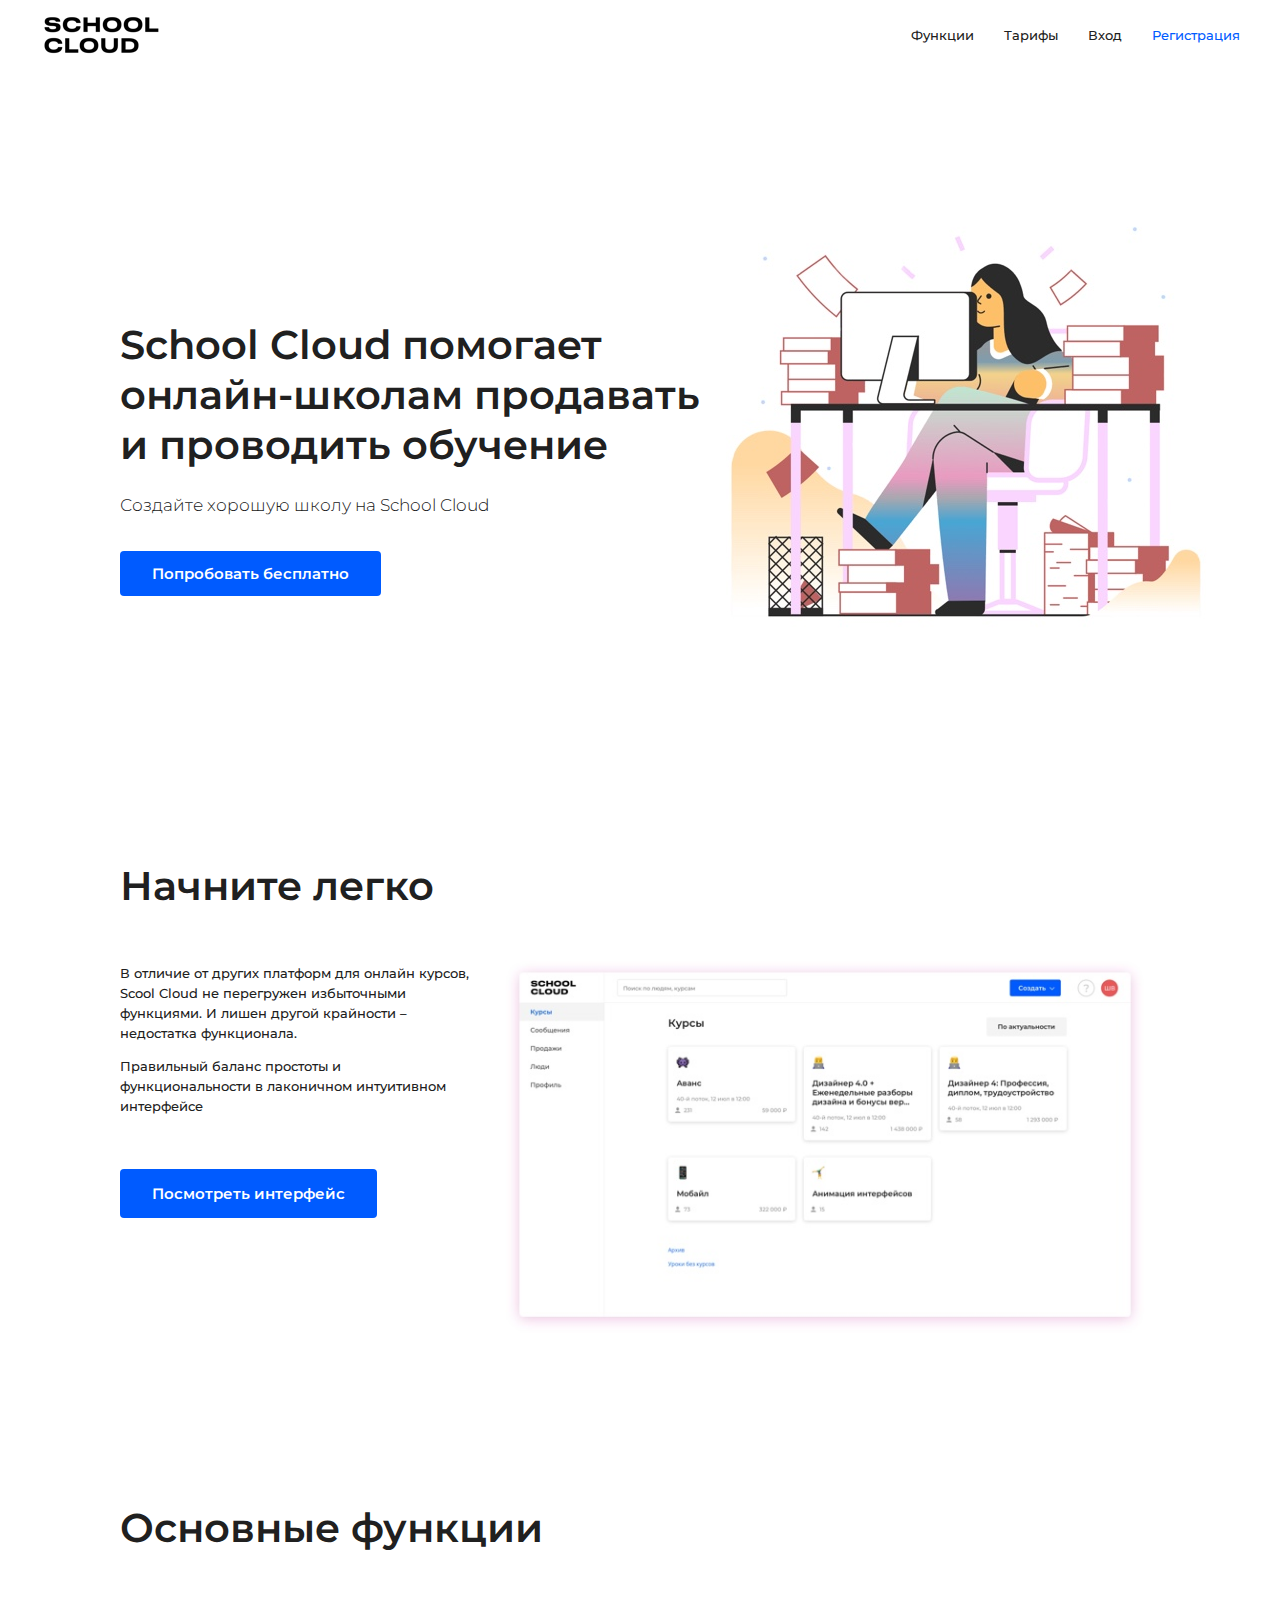
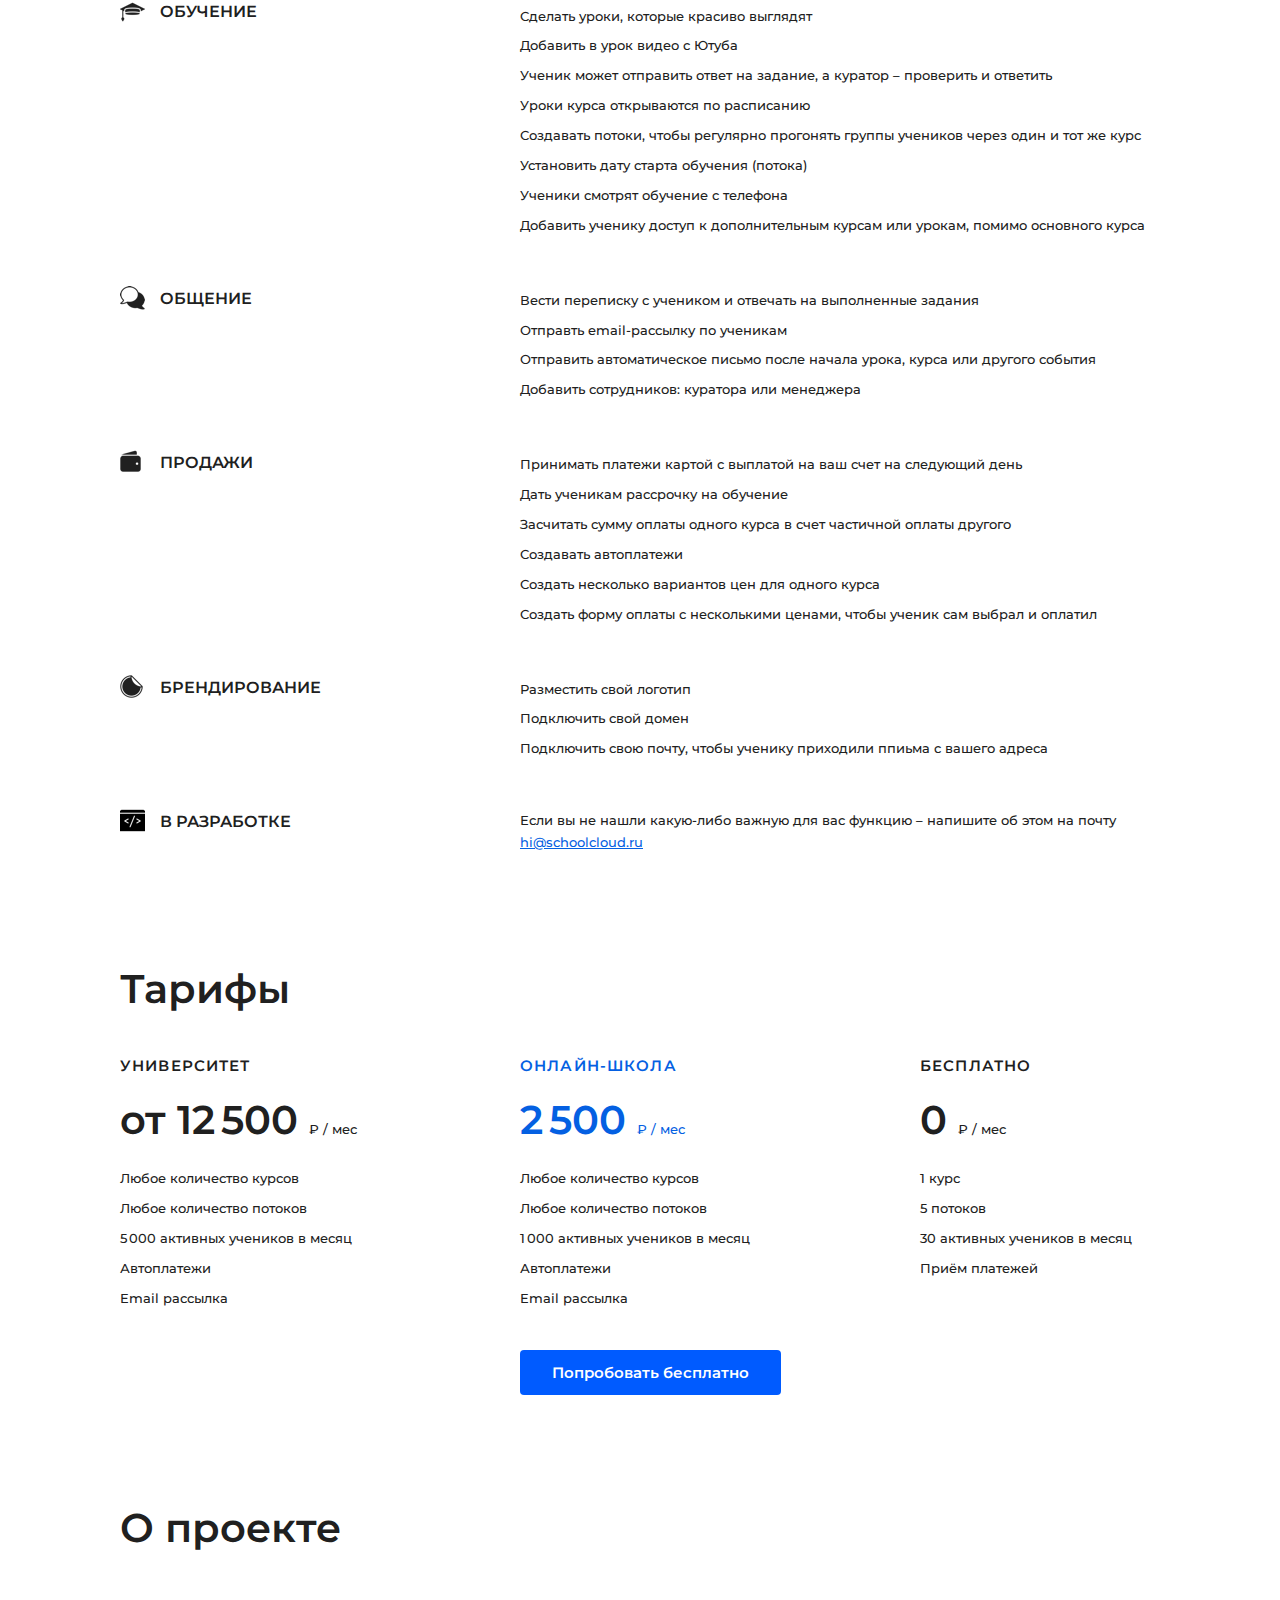
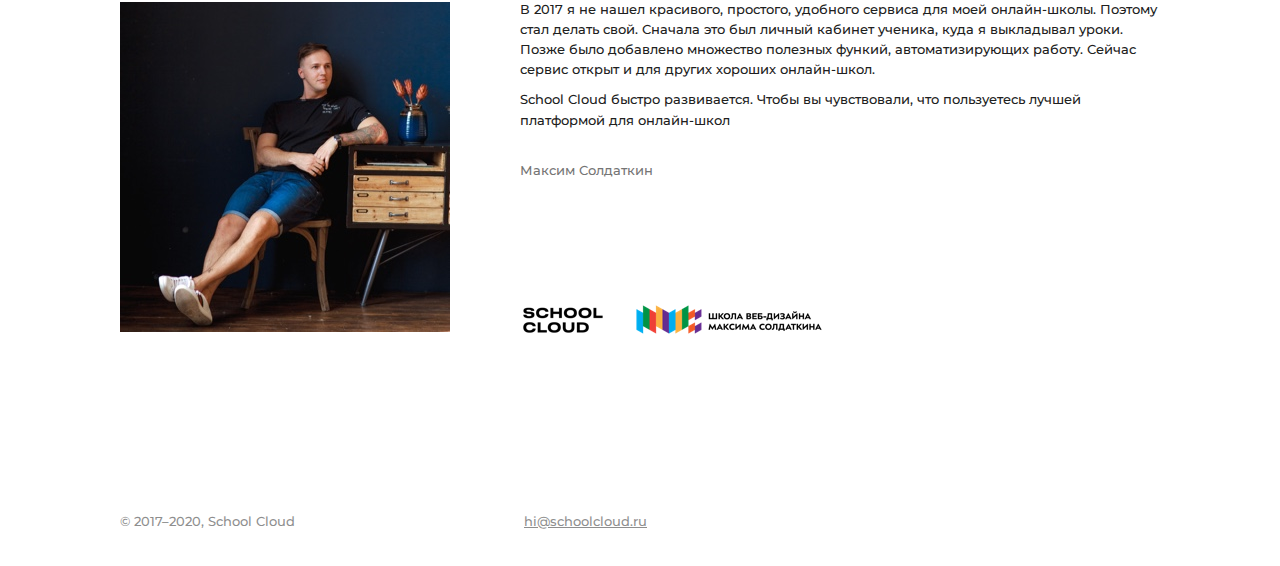
<file: index.html>
﻿<!DOCTYPE html>
<html>
<head>
    <meta charset="UTF-8">
    <meta name="viewport" content="width=device-width, initial-scale=1, maximum-scale=1">
    <title>Gulp</title>
    <meta name="description" content="">
    <meta name="keywords" content="">


    <link media="all" rel="stylesheet" type="text/css" href="css/styles-min.css" />

    <link rel="icon" type="image/png" href="img/fav.png" sizes="32x32">
</head>
<body>

<div class="top" id="top">
    <div class="box">
        <img src="img/logo_2.png" srcset="img/logo_2@2x.png 2x, img/logo_2@3x.png 3x"class="logo">
        <ul class="menu">
            <li class="hm"><a href="#func">Функции</a></li>
            <li class="hm"><a href="#tarif">Тарифы</a></li>
            <li><a href="">Вход</a></li>
            <li><a href="reg.html" class="reg">Регистрация</a></li>
        </ul>
    </div>
</div>
<div class="hdr">
    <div class="box">
        <img src="img/marginalia-productive-work.jpg" srcset="img/marginalia-productive-work@2x.jpg 2x, img/marginalia-productive-work@3x.jpg 3x" class="work">
        <div class="ttl">School Cloud помогает онлайн-школам продавать и проводить обучение</div>
        <div class="sttl">Создайте хорошую школу на School Cloud</div>
        <a href="reg.html" class="btn">Попробовать бесплатно</a>
    </div>
</div>
<div class="lite">
    <div class="box">
        <div class="ttl">Начните легко</div>
        <img src="img/4.jpg" srcset="img/4@2x.jpg 2x, img/4@3x.jpg 3x" class="">
        <div class="lft">
            <p>В отличие от других платформ для онлайн курсов, Scool Cloud не перегружен избыточными функциями. И лишен другой крайности – недостатка функционала. </p><p>Правильный баланс простоты и функциональности в лаконичном интуитивном интерфейсе</p>
            <a href="reg.html" class="btn">Посмотреть интерфейс</a>
        </div>
    </div>
</div>
<div class="func" id="func">
    <div class="box">
        <div class="ttl">Основные функции</div>
        
        <div class="itm itm1">
            <div class="lft">
                <img src="img/icons-8-graduation-cap-100-4.png" srcset="img/icons-8-graduation-cap-100-4@2x.png 2x, img/icons-8-graduation-cap-100-4@3x.png 3x" > 
                Обучение
            </div>
            <div class="rht">
                <p>Сделать уроки, которые красиво выглядят</p>
                <p>Добавить в урок видео с Ютуба</p>
                <p>Ученик может отправить ответ на задание, а куратор – проверить и ответить</p>
                <p>Уроки курса открываются по расписанию</p>
                <p>Создавать потоки, чтобы регулярно прогонять группы учеников через один и тот же курс</p>
                <p>Установить дату старта обучения (потока)</p>
                <p>Ученики смотрят обучение с телефона</p>
                <p>Добавить ученику доступ к дополнительным курсам или урокам, помимо основного курса</p>
            </div>
        </div>
        <div class="itm">
            <div class="lft">
                <img src="img/icons-8-chat-100-2.png" srcset="img/icons-8-chat-100-2@2x.png 2x, img/icons-8-chat-100-2@3x.png 3x" > 
                Общение
            </div>
            <div class="rht">
                <p>Вести переписку с учеником и отвечать на выполненные задания</p>
                <p>Отправть email-рассылку по ученикам</p>
                <p>Отправить автоматическое письмо после начала урока, курса или другого события</p>
                <p>Добавить сотрудников: куратора или менеджера</p>
            </div>
        </div>
        <div class="itm">
            <div class="lft">
                <img src="img/icons-8-wallet-100-3.png" srcset="img/icons-8-wallet-100-3@2x.png 2x, img/icons-8-wallet-100-3@3x.png 3x" class="wallet">
                Продажи
            </div>
            <div class="rht">
                <p>Принимать платежи картой с выплатой на ваш счет на следующий день</p>
                <p>Дать ученикам рассрочку на обучение</p>
                <p>Засчитать сумму оплаты одного курса в счет частичной оплаты другого</p>
                <p>Создавать автоплатежи</p>
                <p>Создать несколько вариантов цен для одного курса</p>
                <p>Создать форму оплаты с несколькими ценами, чтобы ученик сам выбрал и оплатил</p>
            </div>
        </div>
        <div class="itm">
            <div class="lft">
                <img src="img/icons-8-sticker-100.png" srcset="img/icons-8-sticker-100@2x.png 2x, img/icons-8-sticker-100@3x.png 3x" class="sticker">
                Брендирование
            </div>
            <div class="rht">
                <p>Разместить свой логотип</p>
                <p>Подключить свой домен</p>
                <p>Подключить свою почту, чтобы ученику приходили ппиьма с вашего адреса</p>
            </div>
        </div>
        <div class="itm itm5">
            <div class="lft">
                <img src="img/icons-8-code-100-2.png" srcset="img/icons-8-code-100-2@2x.png 2x, img/icons-8-code-100-2@3x.png 3x" >
                В разработке
            </div>
            <div class="rht">
                <p>Если вы не нашли какую-либо важную для вас функцию – напишите об этом на почту <a href="mailto:hi@schoolcloud.ru">hi@schoolcloud.ru</a></p>
            </div>
        </div>
    </div>
</div>
<div class="tarif" id="tarif">
    <div class="box">
        <div class="ttl">Тарифы</div>
        <div class="col">
            <div class="name">Университет</div>
            <div class="price">от 12 500 <span>₽ / мес</span></div>
            <p>Любое количество курсов</p>
            <p>Любое количество потоков</p>
            <p>5 000 активных учеников в месяц</p>
            <p>Автоплатежи</p>
            <p>Email рассылка</p>
        </div>
        <div class="col">
            <div class="name blue">Онлайн-школа</div>
            <div class="price blue">2 500 <span>₽ / мес</span></div>
            <p>Любое количество курсов</p>
            <p>Любое количество потоков</p>
            <p>1 000 активных учеников в месяц</p>
            <p>Автоплатежи</p>
            <p>Email рассылка</p>
        </div>
        <div class="col col3">
            <div class="name">Бесплатно</div>
            <div class="price">0 <span>₽ / мес</span></div>
            <p>1 курс</p>
            <p>5 потоков</p>
            <p>30 активных учеников в месяц</p>
            <p>Приём платежей</p>
        </div>
        <div class="clr"></div>
        <center><a href="reg.html" class="btn">Попробовать бесплатно</a></center>
    </div>
</div>
<div class="about">
    <div class="box">
        <div class="ttl">О проекте</div>
        <img src="img/dbcfd-0-cb-e-46-e-4-d-71-b-6-b-8-94-aa-63-f-88935-1-105-c.jpg" srcset="img/dbcfd-0-cb-e-46-e-4-d-71-b-6-b-8-94-aa-63-f-88935-1-105-c@2x.jpg 2x, img/dbcfd-0-cb-e-46-e-4-d-71-b-6-b-8-94-aa-63-f-88935-1-105-c@3x.jpg 3x" class="max">
        <div class="txt">
            <p>В 2017 я не нашел красивого, простого, удобного сервиса для моей онлайн-школы. Поэтому стал делать свой. Сначала это был личный кабинет ученика, куда я выкладывал уроки. Позже было добавлено множество полезных функий, автоматизирующих работу. Сейчас сервис открыт и для других хороших онлайн-школ.</p>
            <p>School Cloud быстро развивается. Чтобы вы чувствовали, что пользуетесь лучшей платформой для онлайн-школ</p>
            <p></p>
            <p></p>
            <p class="grey">Максим Солдаткин</p>
            <img src="img/logo.png" srcset="img/logo@2x.png 2x, img/logo@3x.png 3x" class="Logo">
            <img src="img/asset-4-3-x.png" srcset="img/asset-4-3-x@2x.png 2x, img/asset-4-3-x@3x.png 3x" class="Asset">
        </div>
    </div>
</div>
<div class="ftr">
    <div class="box">
        © 2017–2020, School Cloud <a href="mailto:hi@schoolcloud.ru">hi@schoolcloud.ru</a>
    </div>
</div>
<script src="js/smooth-scroll.js"></script>
<script>
    var scroll = new SmoothScroll('a[href*="#"]', {
    ignore: '[data-scroll-ignore]', // Selector for links to ignore (must be a valid CSS selector)
    header: '#top', // Selector for fixed headers (must be a valid CSS selector)
});
</script>
</body>
</html>
</file>
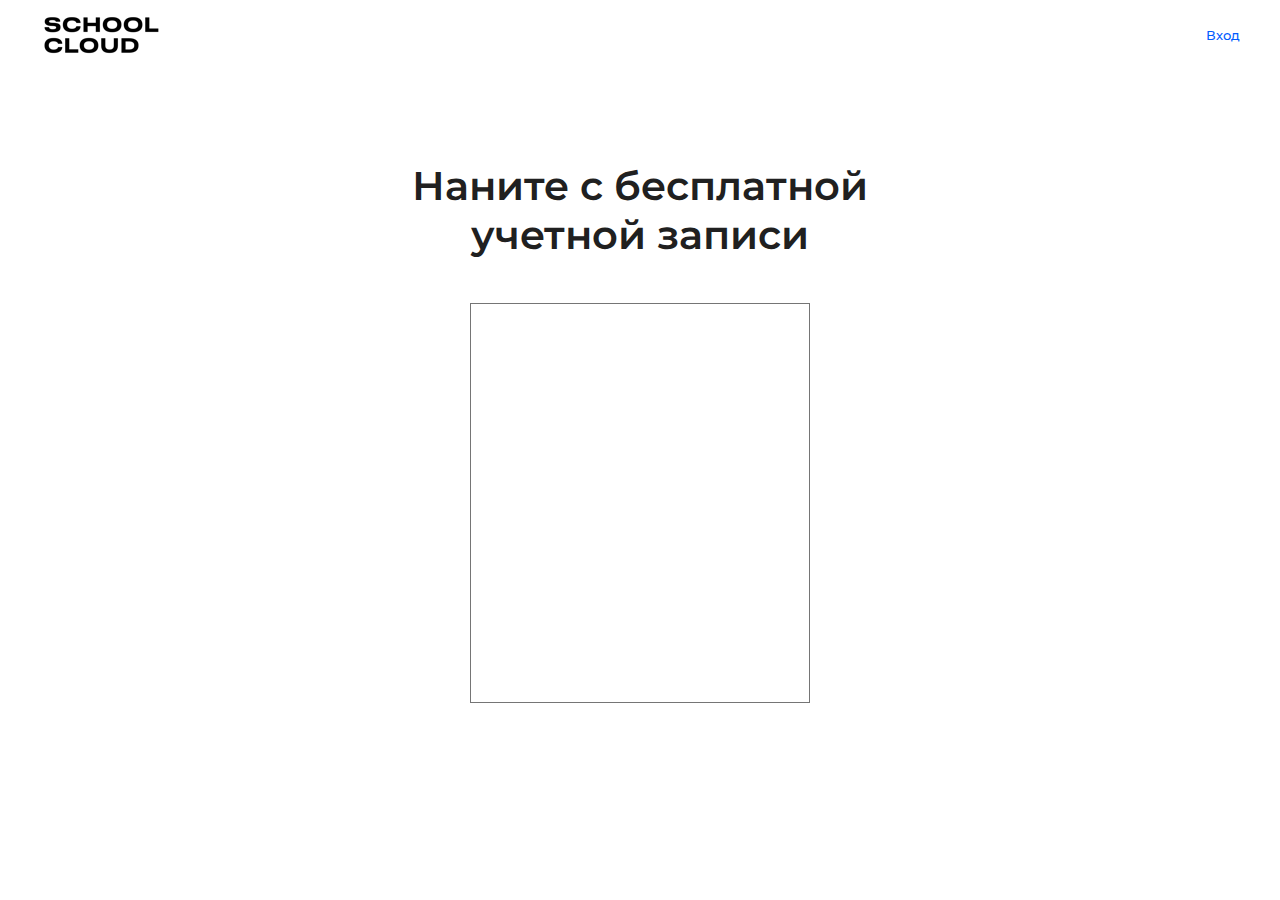
<file: reg.html>
<!DOCTYPE html>
<html>
<head>
    <meta charset="UTF-8">
    <meta name="viewport" content="width=device-width, initial-scale=1, maximum-scale=1">
    <title>Gulp</title>
    <meta name="description" content="">
    <meta name="keywords" content="">


    <link media="all" rel="stylesheet" type="text/css" href="css/styles-min.css" />

    <link rel="icon" type="image/png" href="img/fav.png" sizes="32x32">
</head>
<body>

<div class="top">
    <div class="box">
        <img src="img/logo_2.png" srcset="img/logo_2@2x.png 2x, img/logo_2@3x.png 3x"class="logo">
        <ul class="menu">
            <li><a href="" class="reg">Вход</a></li>
        </ul>
    </div>
</div>
<div class="begin">Наните с бесплатной учетной записи</div>
<form action="" class="form"></form>
</body>
</html>
</file>
<file: css/styles-min.css>
@import url("https://fonts.googleapis.com/css?family=Montserrat:300,400,500,600&display=swap&subset=cyrillic,cyrillic-ext");
* {
  box-sizing: border-box; }

body {
  margin: 0;
  width: 100%;
  font-family: 'Montserrat', sans-serif;
  font-size: 16px;
  font-weight: 500;
  line-height: inherit;
  color: #202020; }

.box {
  width: 1040px;
  margin: 0 auto; }

.clr {
  clear: both; }

a.btn {
  border-radius: 4px;
  background-color: #005bff;
  text-decoration: none;
  padding: 13px 32px;
  color: #fff;
  font-size: 15px;
  font-weight: 600; }

.blue {
  color: #0460e2; }

.top {
  position: fixed;
  top: 0;
  left: 0;
  width: 100%;
  height: 70px;
  z-index: 9;
  background: #fff; }
  .top .box {
    width: 1440px;
    margin: 0 auto;
    padding: 12px 40px; }
  .top .logo {
    float: left;
    width: 123px; }
  .top .menu {
    margin: 13px 0 0;
    padding: 0;
    list-style: none;
    display: inline-block;
    float: right; }
    .top .menu li {
      margin: 0;
      padding: 0;
      display: inline-block; }
      .top .menu li a {
        padding: 0 13px;
        font-size: 13px;
        color: #202020;
        text-decoration: none; }
      .top .menu li a.reg {
        color: #005bff; }
    .top .menu li:last-child a {
      padding-right: 0; }

.hdr {
  height: 641px;
  position: relative;
  margin-top: 70px;
  margin-bottom: 150px; }
  .hdr .box {
    position: relative;
    height: 100%; }
  .hdr img.work {
    position: absolute;
    display: block;
    width: 544px;
    height: 532px;
    top: 109px;
    right: -78px;
    z-index: -1; }
  .hdr .ttl {
    width: 610px;
    padding-top: 250px;
    font-size: 40px;
    font-weight: 600;
    line-height: 1.25; }
  .hdr .sttl {
    padding: 22px 0 46px;
    font-size: 17px;
    font-weight: 300;
    line-height: 1.53; }

.lite {
  overflow: hidden;
  margin-bottom: 170px; }
  .lite .ttl {
    font-size: 40px;
    font-weight: 600; }
  .lite .lft {
    width: 351px;
    float: left;
    margin-top: 40px;
    font-size: 13px;
    line-height: 1.54; }
    .lite .lft a {
      display: inline-block;
      margin-top: 40px; }
  .lite img {
    width: 640px;
    position: relative;
    float: right;
    right: 15px;
    margin-top: 50px; }

.func .ttl {
  font-size: 40px;
  font-weight: 600; }

.func a.pos {
  display: inline-block;
  position: relative;
  padding-left: 40px;
  margin-top: 46px;
  font-size: 15px;
  color: #0460e2; }
  .func a.pos img {
    position: absolute;
    top: 0;
    left: 0;
    width: 25px; }

.func .itm {
  overflow: hidden;
  margin: 45px 0 35px; }
  .func .itm .lft {
    position: relative;
    width: 400px;
    float: left;
    padding-top: 3px;
    padding-left: 40px;
    font-weight: 600;
    text-transform: uppercase; }
    .func .itm .lft img {
      position: absolute;
      top: 0;
      left: 0;
      width: 25px; }
    .func .itm .lft img.wallet {
      width: 21px; }
    .func .itm .lft img.sticker {
      width: 23px; }
  .func .itm .rht {
    width: 640px;
    float: left;
    font-size: 13px; }
    .func .itm .rht p {
      margin: 0;
      line-height: 2.3; }
    .func .itm .rht a {
      color: #0460e2; }

.func .itm1 {
  margin-top: 50px; }

.func .itm1 .lft {
  padding-top: 0; }

.func .itm5 .rht p {
  line-height: 1.7; }

.tarif {
  overflow: hidden;
  margin-top: 111px;
  padding-bottom: 121px; }
  .tarif .ttl {
    font-size: 40px;
    font-weight: 600; }
  .tarif .col {
    width: 240px;
    float: left;
    margin-right: 160px;
    margin-top: 43px; }
    .tarif .col .name {
      font-size: 15px;
      font-weight: 600;
      letter-spacing: 1.15px;
      text-transform: uppercase; }
    .tarif .col .price {
      padding-top: 20px;
      padding-bottom: 26px;
      font-size: 40px;
      font-weight: 600; }
      .tarif .col .price span {
        font-size: 13px;
        font-weight: 500; }
    .tarif .col p {
      font-size: 13px;
      margin: 0;
      padding-bottom: 14px; }
  .tarif .col3 {
    margin-right: 0; }
  .tarif center {
    margin: 43px 0 0 20px; }

.about {
  overflow: hidden;
  padding-bottom: 136px; }
  .about .ttl {
    font-size: 40px;
    font-weight: 600; }
  .about .max {
    display: block;
    float: left;
    width: 330px;
    margin-top: 50px; }
  .about .txt {
    width: 640px;
    float: right;
    margin-top: 47px;
    font-size: 13px; }
    .about .txt p {
      margin: 0;
      line-height: 1.54;
      padding-bottom: 10px; }
    .about .txt .grey {
      color: #757575; }
    .about .txt .Logo {
      width: 86px;
      margin-top: 114px; }
    .about .txt .Asset {
      width: 186px;
      margin-left: 26px;
      position: relative;
      top: -3px; }

.ftr {
  padding: 37px 0;
  font-size: 13px;
  opacity: 0.5; }
  .ftr a {
    margin-left: 225px;
    color: #202020; }

.begin {
  width: 550px;
  margin: 161px auto 0;
  text-align: center;
  font-size: 40px;
  font-weight: 600; }

.form {
  width: 340px;
  height: 400px;
  margin: 44px auto 0;
  border: 1px solid #757575; }

@media screen and (max-width: 1440px) {
  .top .box {
    width: 100%; } }

@media screen and (max-width: 1040px) {
  .box {
    width: 90%; }
  .hdr {
    height: auto;
    min-height: 580px;
    padding: 0 0 50px 0;
    margin-bottom: 0; }
  .hdr img.work {
    width: 50%;
    height: auto;
    top: 80px; }
  .hdr .ttl {
    width: 60%;
    padding-top: 160px; }
  .lite .lft {
    width: 30%; }
  .lite img {
    width: 60%; }
  .func .itm .lft {
    width: 40%; }
  .func .itm .rht {
    width: 60%; }
  .tarif .col {
    width: 28%;
    margin-right: 8%; }
  .tarif .col3 {
    margin-right: 0; }
  .tarif .col .price {
    font-size: 36px; }
  .about {
    padding-bottom: 40px; }
  .about .max {
    width: 40%; }
  .about .txt {
    width: 50%; }
  .about .txt .Logo {
    margin-top: 40px; }
  .begin {
    width: 90%;
    margin: 90px auto 0; }
  .form {
    width: 90%; } }

@media screen and (max-width: 788px) {
  .top .box {
    width: 90%;
    padding: 12px 0; }
  .top .logo {
    float: none; }
  .top ul.menu {
    display: block;
    width: 60%;
    text-align: right;
    margin: 5px 0 0; }
  .top .menu li a {
    padding: 0 10px; }
  .top .menu li:first-child a {
    padding-left: 0; }
  .top .menu li.hm {
    display: none; }
  .hdr {
    min-height: 0;
    margin-top: 0;
    padding: 50px 0 20px; }
  .hdr img.work {
    position: relative;
    top: 0;
    width: 86%;
    right: 0;
    left: 0; }
  .hdr .ttl {
    width: 100%;
    padding-top: 0;
    margin-top: -10px;
    font-size: 25px; }
  .lite {
    margin-top: 100px;
    margin-bottom: 0; }
  .lite .lft {
    width: 100%;
    float: none; }
  .lite img {
    width: 100%;
    float: none;
    right: 0; }
  .func {
    margin-top: 100px; }
  .lite .ttl, .func .ttl, .tarif .ttl, .about .ttl {
    font-size: 25px; }
  .func .itm .lft {
    width: 100%; }
  .func .itm .rht {
    width: 100%;
    padding-left: 40px; }
  .tarif .col {
    width: 100%;
    float: none;
    margin-right: 0;
    padding-bottom: 20px;
    border-bottom: 1px solid #757575; }
  .tarif .col3 {
    border-bottom: 0; }
  .tarif center {
    text-align: left;
    margin: 43px 0 0 0; }
  .about .max, .about .txt {
    width: 100%;
    float: none; }
  .ftr a {
    margin-left: 0;
    display: block;
    padding-top: 15px; }
  .begin {
    font-size: 25px; } }
</file>
